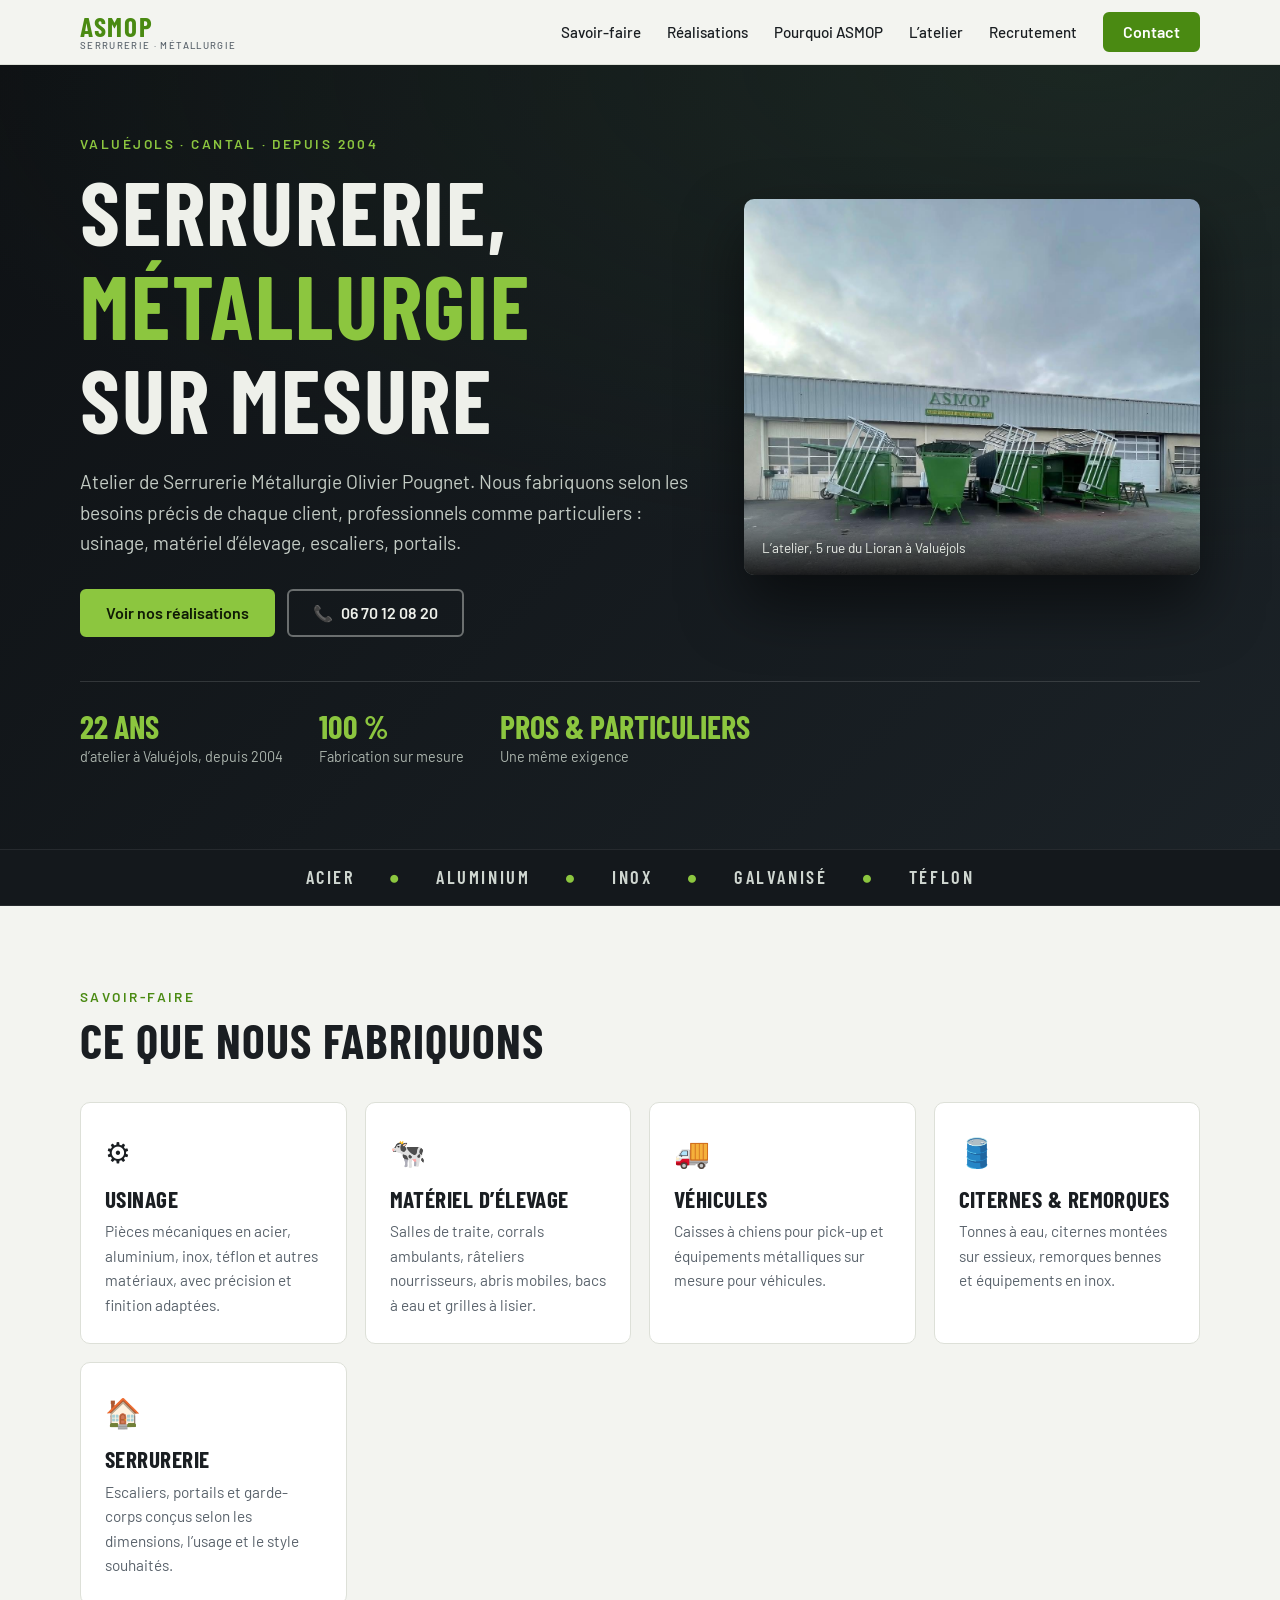
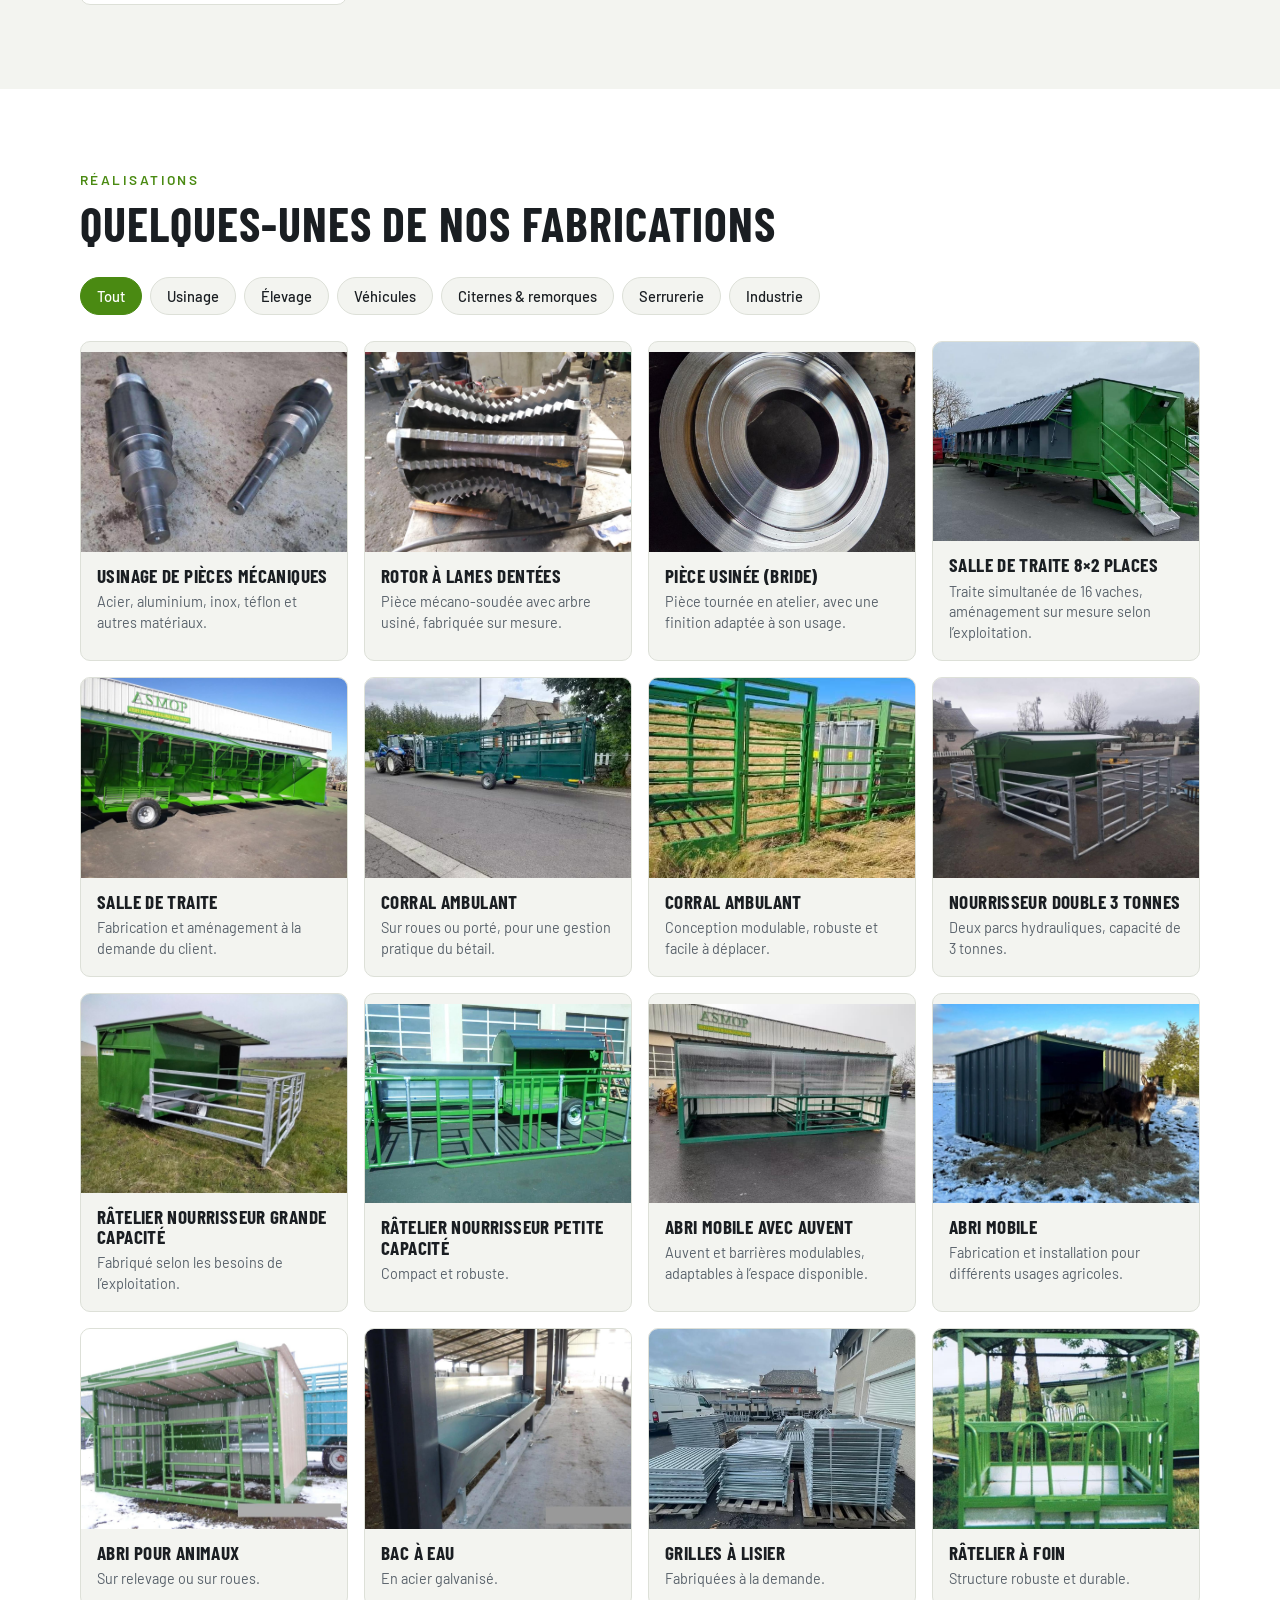
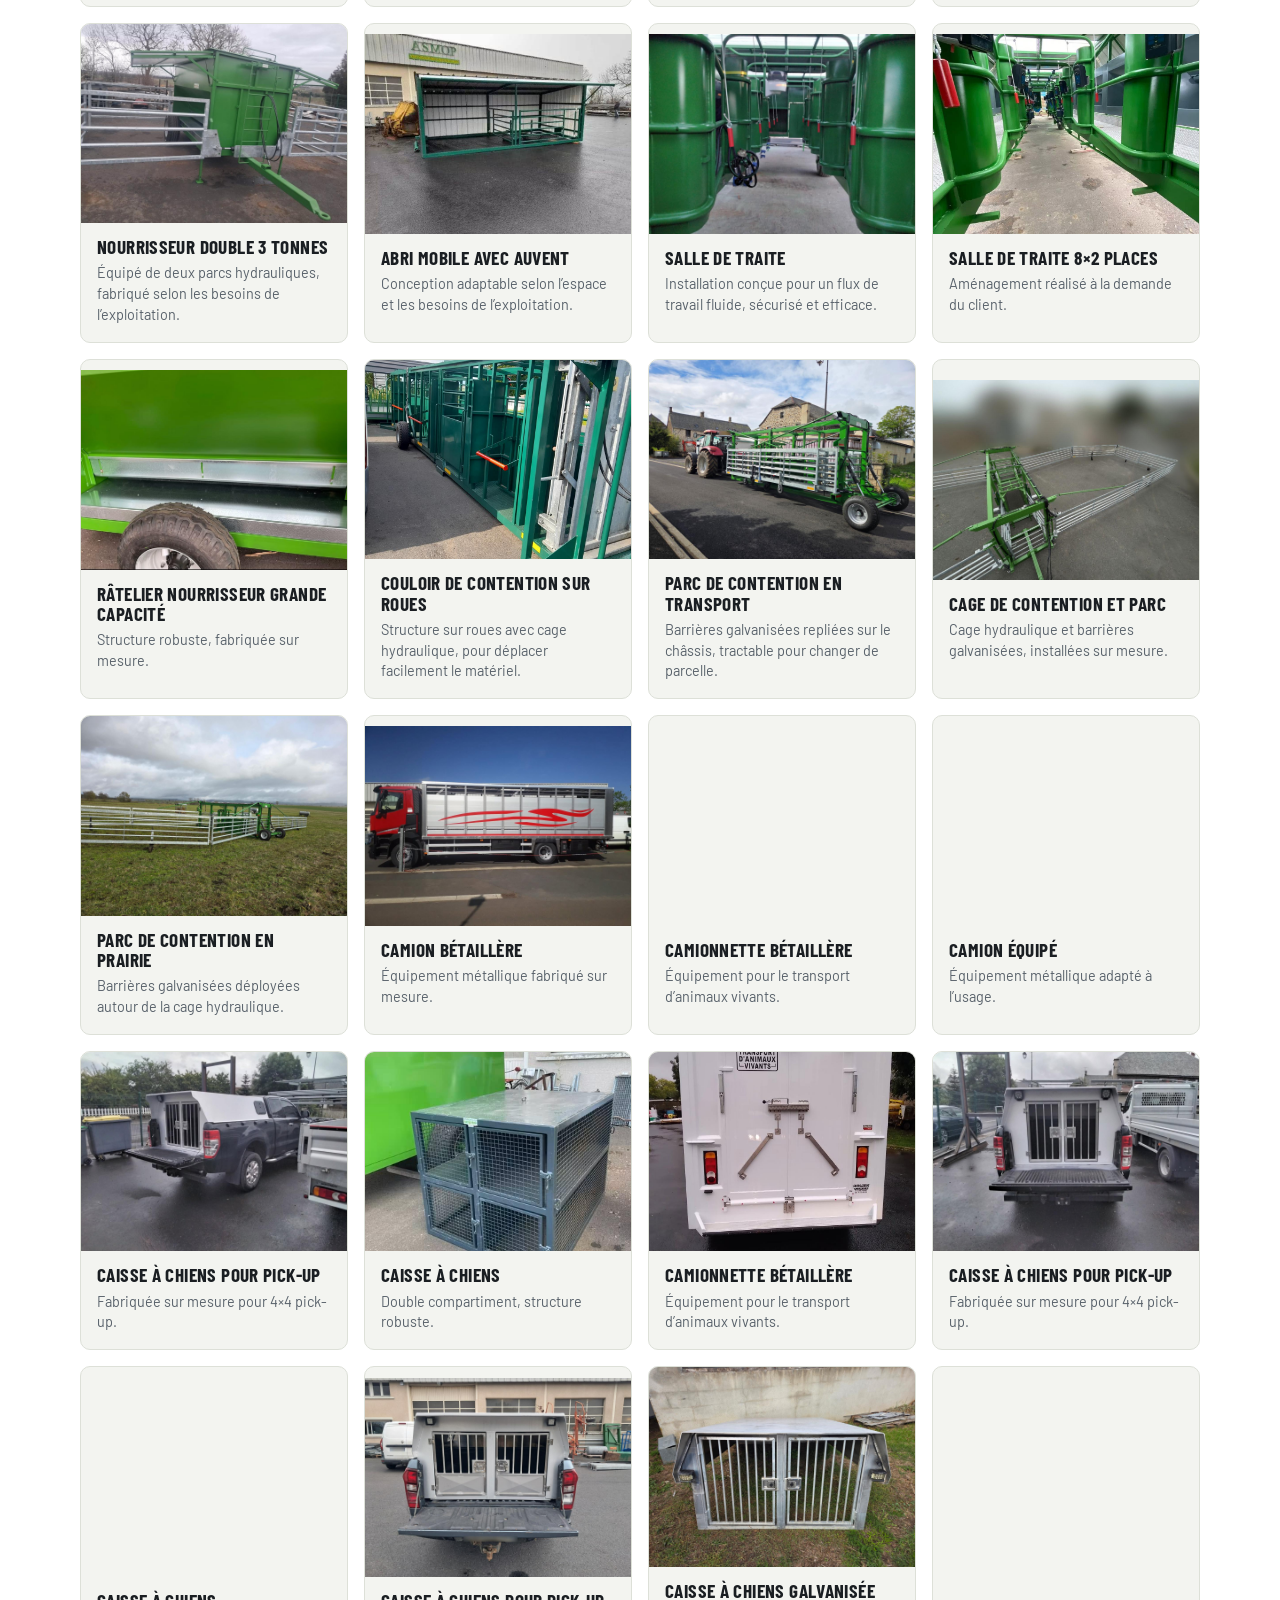
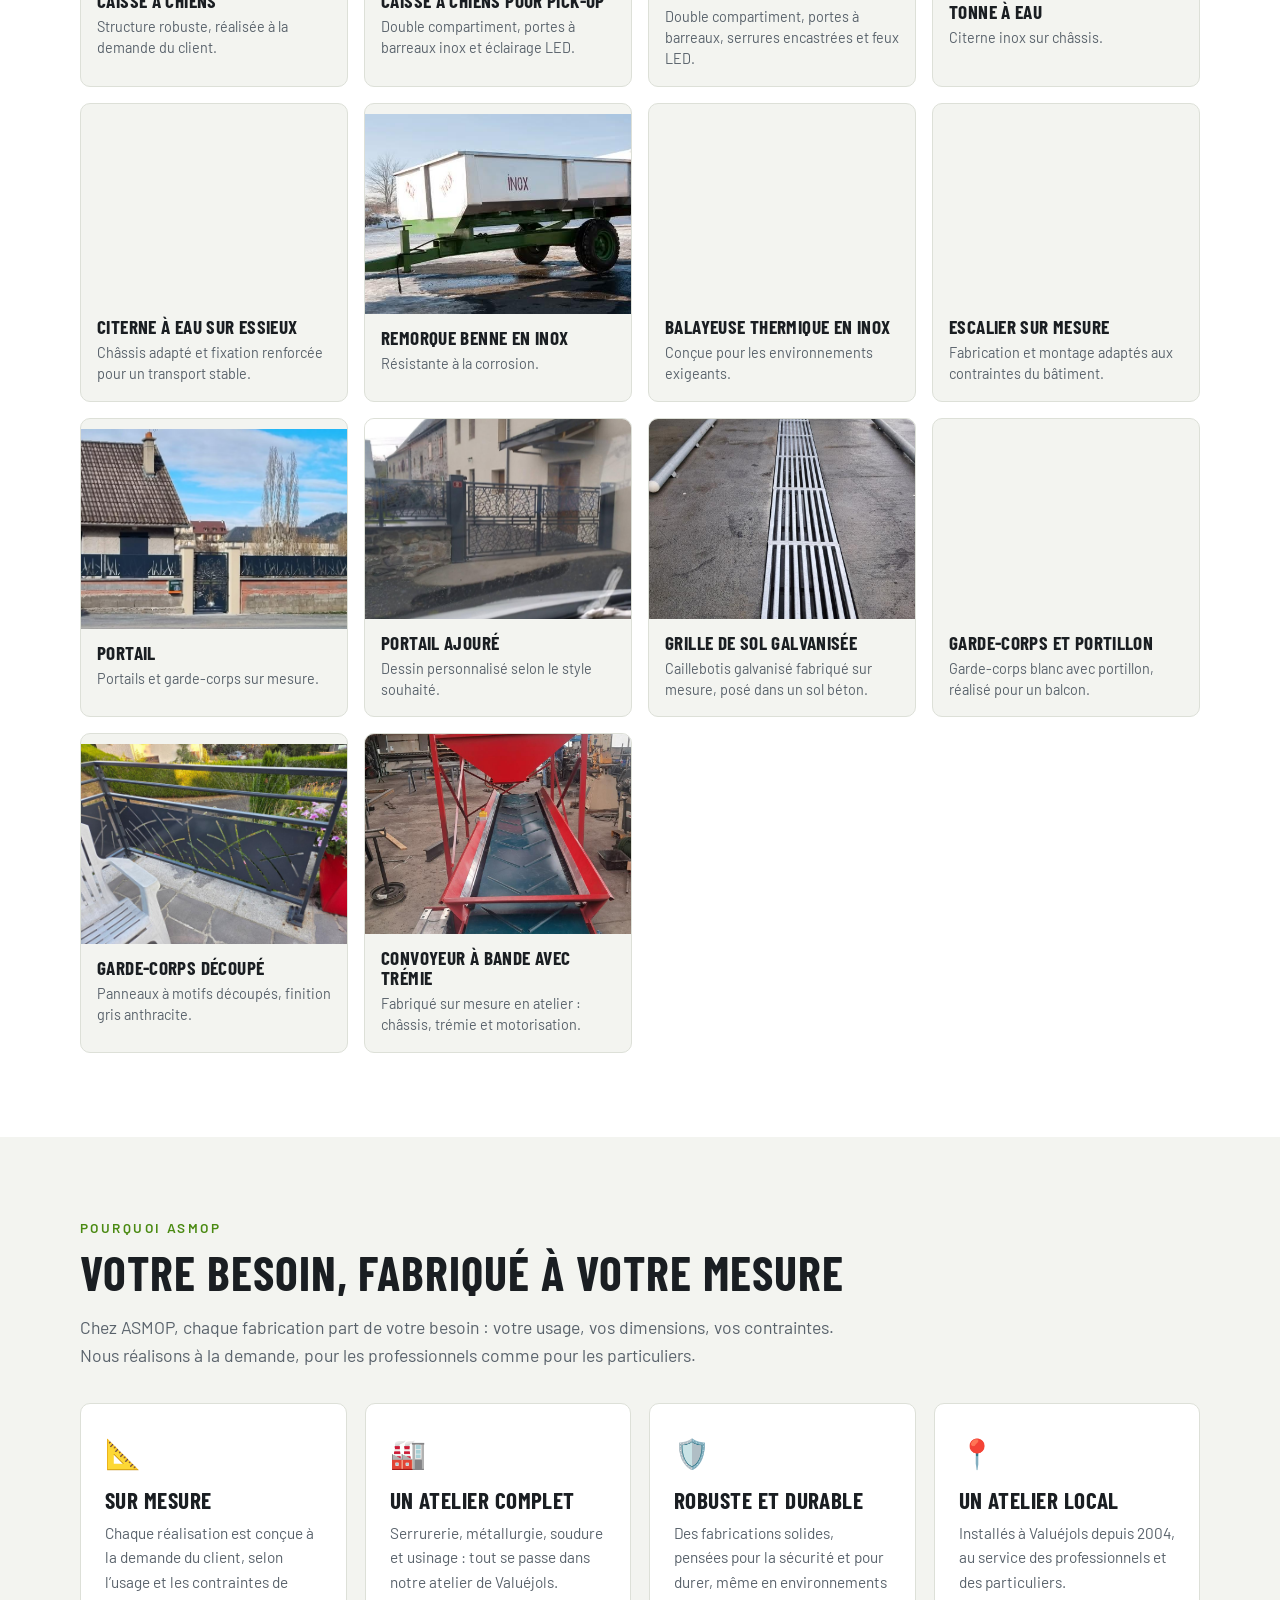
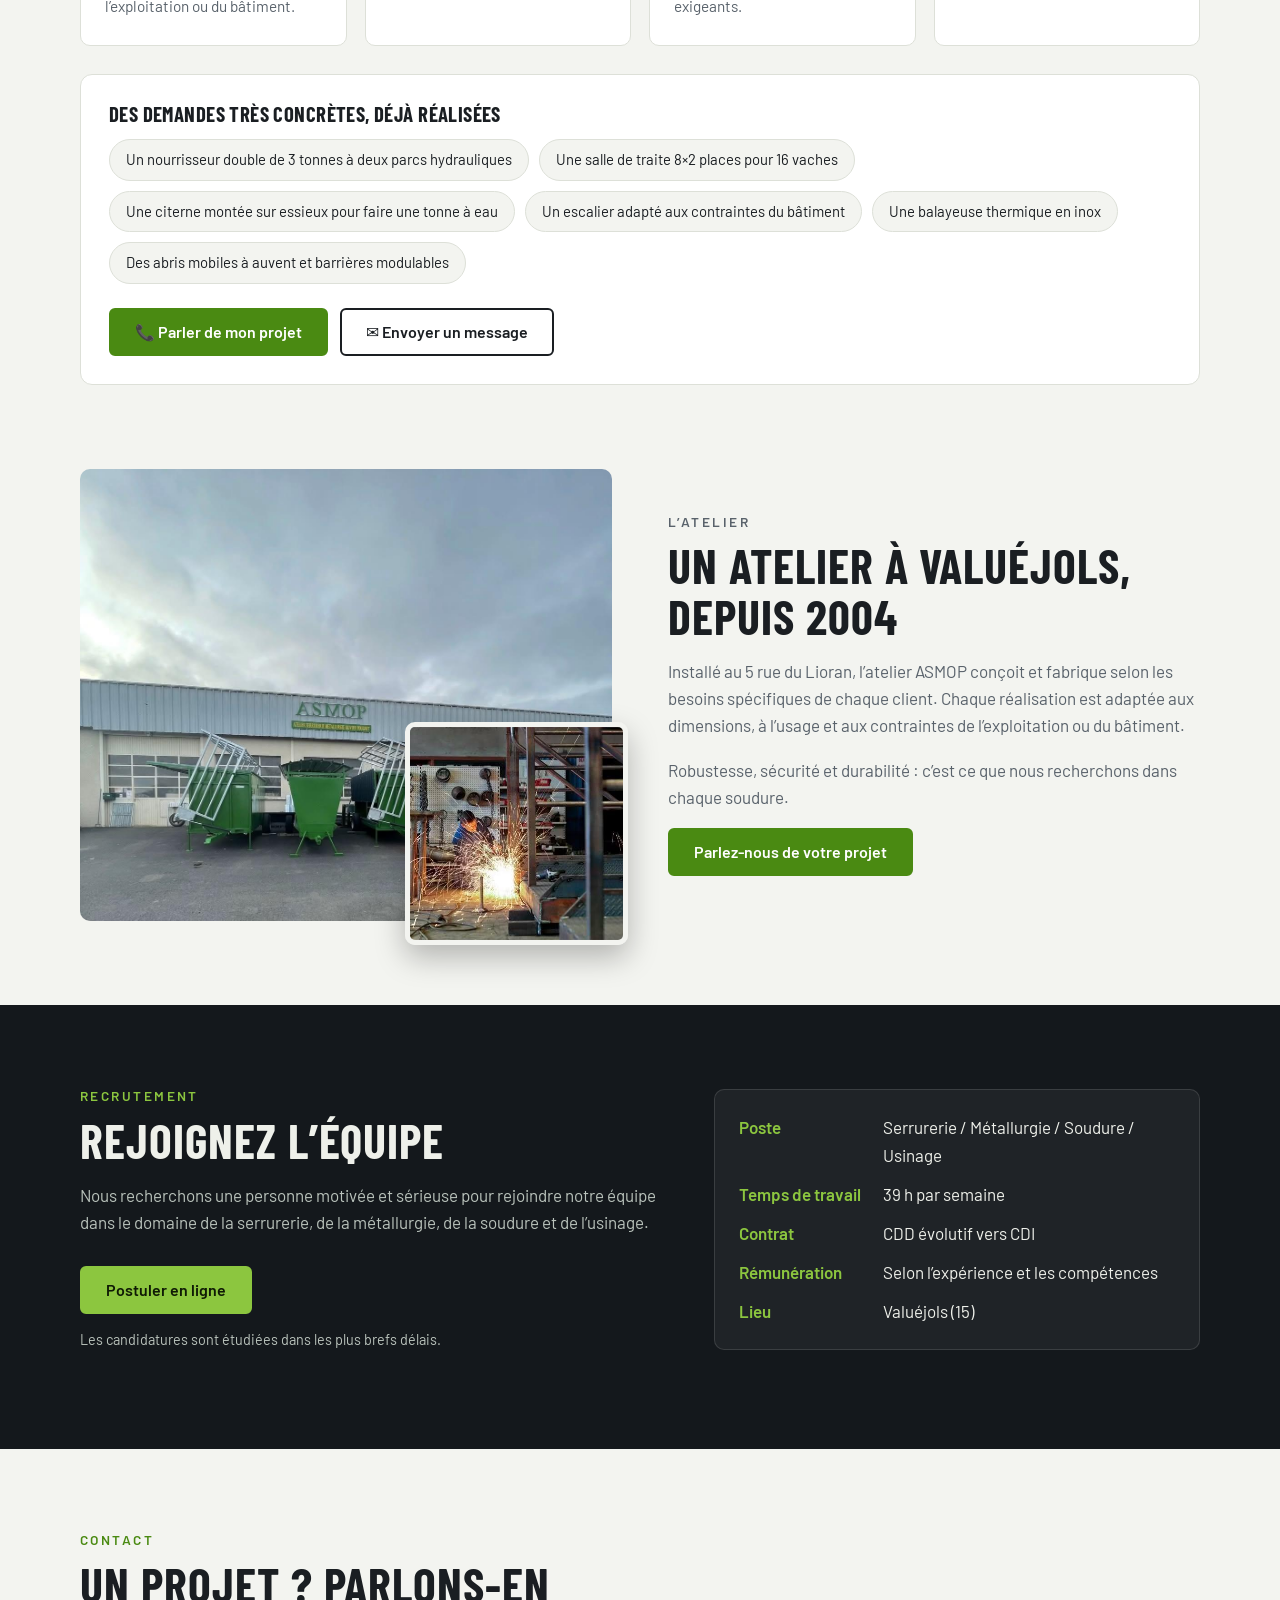
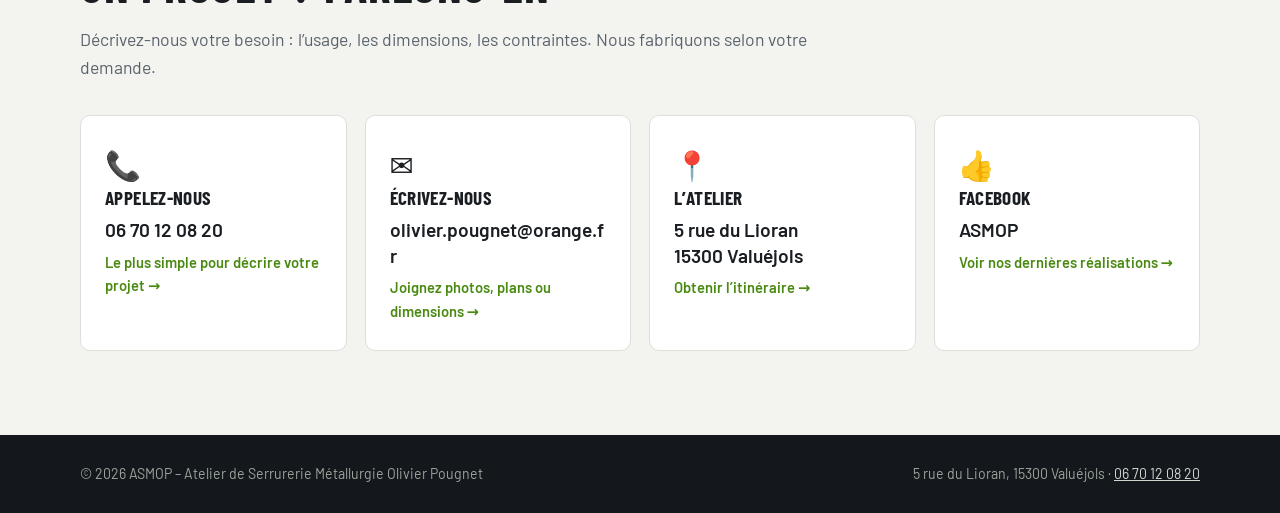
<file: index.html>
<!DOCTYPE html>
<html lang="fr">
<head>
<meta charset="utf-8">
<meta name="viewport" content="width=device-width, initial-scale=1, viewport-fit=cover">
<title>ASMOP – Serrurerie, métallurgie et fabrication sur mesure à Valuéjols (Cantal)</title>
<meta name="description" content="Atelier de Serrurerie Métallurgie Olivier Pougnet, installé à Valuéjols (Cantal) depuis 2004. Fabrications sur mesure pour professionnels et particuliers.">
<link rel="preconnect" href="https://fonts.googleapis.com">
<link rel="preconnect" href="https://fonts.gstatic.com" crossorigin>
<link href="https://fonts.googleapis.com/css2?family=Barlow+Condensed:wght@600;700&family=Barlow:wght@400;500;600&display=swap" rel="stylesheet">
<link rel="stylesheet" href="style.css">
<meta property="og:title" content="ASMOP – Serrurerie et métallurgie sur mesure à Valuéjols">
<meta property="og:description" content="Fabrications sur mesure pour professionnels et particuliers : usinage, matériel d’élevage, escaliers, portails.">
<meta property="og:type" content="website">
<script type="application/ld+json">{"@context":"https://schema.org","@type":"LocalBusiness","name":"ASMOP – Atelier de Serrurerie Métallurgie Olivier Pougnet","description":"Atelier de serrurerie et métallurgie installé à Valuéjols (Cantal) depuis 2004. Fabrications sur mesure pour professionnels et particuliers.","foundingDate":"2004","address":{"@type":"PostalAddress","streetAddress":"5 rue du Lioran","postalCode":"15300","addressLocality":"Valuéjols","addressCountry":"FR"},"telephone":"+33670120820","email":"Olivier.pougnet@orange.fr","sameAs":["https://www.facebook.com/ASMOP.15300"]}</script>
<link rel="icon" href="/favicon.ico" sizes="48x48">
<link rel="icon" type="image/png" href="/favicon-192.png" sizes="192x192">
<link rel="apple-touch-icon" href="/apple-touch-icon.png">
<meta name="theme-color" content="#14181c">
</head>
<body>
<header>
  <div class="wrap bar">
    <a class="brand" href="#top" aria-label="ASMOP, retour en haut">ASMOP<small>Serrurerie · Métallurgie</small></a>
    <button id="menu" aria-expanded="false" aria-controls="nav">Menu</button>
    <nav id="nav">
      <a href="#savoir-faire">Savoir-faire</a>
      <a href="#realisations">Réalisations</a>
      <a href="#sur-mesure">Pourquoi ASMOP</a>
      <a href="#atelier">L’atelier</a>
      <a href="#recrutement">Recrutement</a>
      <a class="btn" href="#contact" style="padding:10px 18px">Contact</a>
    </nav>
  </div>
</header>

<main id="top">
<div class="hero">
  <div class="wrap">
    <div class="grid">
      <div>
        <p class="eyebrow" style="color:#8cc63f">Valuéjols · Cantal · depuis 2004</p>
        <h1>Serrurerie,<br><span>métallurgie</span><br>sur mesure</h1>
        <p class="lead">Atelier de Serrurerie Métallurgie Olivier Pougnet. Nous fabriquons selon les besoins précis de chaque client, professionnels comme particuliers : usinage, matériel d’élevage, escaliers, portails.</p>
        <div class="cta">
          <a class="btn" href="#realisations">Voir nos réalisations</a>
          <a class="btn ghost" data-tel href="tel:+33670120820">📞 <span data-i="telephone">06 70 12 08 20</span></a>
        </div>
      </div>
      <figure class="frame" style="margin:0">
        <img src="photos/atelier-facade.jpg" alt="L’atelier ASMOP à Valuéjols, avec du matériel vert en cours de finition devant le bâtiment">
        <figcaption>L’atelier, 5 rue du Lioran à Valuéjols</figcaption>
      </figure>
    </div>
    <div class="facts">
      <div><b><span id="yrs" style="font-size:inherit;color:inherit">22</span> ans</b><span>d’atelier à Valuéjols, depuis 2004</span></div>
      <div><b>100 %</b><span>Fabrication sur mesure</span></div>
      <div><b>Pros &amp; particuliers</b><span>Une même exigence</span></div>
    </div>
  </div>
</div>

<div class="mats"><div class="wrap"><span>Acier</span><i>●</i><span>Aluminium</span><i>●</i><span>Inox</span><i>●</i><span>Galvanisé</span><i>●</i><span>Téflon</span></div></div>

<section id="savoir-faire">
  <div class="wrap">
    <p class="eyebrow">Savoir-faire</p>
    <h2>Ce que nous fabriquons</h2>
    <div class="cards">
      <div class="card"><div class="ico">⚙️</div><h3>Usinage</h3><p>Pièces mécaniques en acier, aluminium, inox, téflon et autres matériaux, avec précision et finition adaptées.</p></div>
      <div class="card"><div class="ico">🐄</div><h3>Matériel d’élevage</h3><p>Salles de traite, corrals ambulants, râteliers nourrisseurs, abris mobiles, bacs à eau et grilles à lisier.</p></div>
      <div class="card"><div class="ico">🚚</div><h3>Véhicules</h3><p>Caisses à chiens pour pick-up et équipements métalliques sur mesure pour véhicules.</p></div>
      <div class="card"><div class="ico">🛢️</div><h3>Citernes &amp; remorques</h3><p>Tonnes à eau, citernes montées sur essieux, remorques bennes et équipements en inox.</p></div>
      <div class="card"><div class="ico">🏠</div><h3>Serrurerie</h3><p>Escaliers, portails et garde-corps conçus selon les dimensions, l’usage et le style souhaités.</p></div>
    </div>
  </div>
</section>

<section id="realisations">
  <div class="wrap">
    <p class="eyebrow">Réalisations</p>
    <h2>Quelques-unes de nos fabrications</h2>
    <div class="filters" id="filters" role="group" aria-label="Filtrer les réalisations"></div>
    <div class="gal" id="gal"></div>
  </div>
</section>

<section id="sur-mesure" style="padding-bottom:0">
  <div class="wrap">
    <p class="eyebrow">Pourquoi ASMOP</p>
    <h2>Votre besoin, fabriqué à votre mesure</h2>
    <p class="intro">Chez ASMOP, chaque fabrication part de votre besoin : votre usage, vos dimensions, vos contraintes. Nous réalisons à la demande, pour les professionnels comme pour les particuliers.</p>
    <div class="trust">
      <div class="card"><div class="ico">📐</div><h3>Sur mesure</h3><p>Chaque réalisation est conçue à la demande du client, selon l’usage et les contraintes de l’exploitation ou du bâtiment.</p></div>
      <div class="card"><div class="ico">🏭</div><h3>Un atelier complet</h3><p>Serrurerie, métallurgie, soudure et usinage : tout se passe dans notre atelier de Valuéjols.</p></div>
      <div class="card"><div class="ico">🛡️</div><h3>Robuste et durable</h3><p>Des fabrications solides, pensées pour la sécurité et pour durer, même en environnements exigeants.</p></div>
      <div class="card"><div class="ico">📍</div><h3>Un atelier local</h3><p>Installés à Valuéjols depuis 2004, au service des professionnels et des particuliers.</p></div>
    </div>
    <div class="asks">
      <h3>Des demandes très concrètes, déjà réalisées</h3>
      <ul><li>Un nourrisseur double de 3 tonnes à deux parcs hydrauliques</li><li>Une salle de traite 8×2 places pour 16 vaches</li><li>Une citerne montée sur essieux pour faire une tonne à eau</li><li>Un escalier adapté aux contraintes du bâtiment</li><li>Une balayeuse thermique en inox</li><li>Des abris mobiles à auvent et barrières modulables</li></ul>
      <div class="cta"><a class="btn" data-tel href="tel:+33670120820">📞 Parler de mon projet</a><a class="btn ghost" data-mail href="mailto:Olivier.pougnet@orange.fr">✉️ Envoyer un message</a></div>
    </div>
  </div>
</section>

<section id="atelier">
  <div class="wrap two">
    <div class="collage">
      <img src="photos/atelier-facade.jpg" alt="L’atelier ASMOP à Valuéjols, avec l’enseigne et du matériel fabriqué sur place" loading="lazy">
      <img class="inset" src="photos/atelier-soudure.jpg" alt="Soudeur au travail dans l’atelier, gerbe d’étincelles" loading="lazy">
    </div>
    <div>
      <p class="eyebrow">L’atelier</p>
      <h2>Un atelier à Valuéjols, depuis 2004</h2>
      <p>Installé au 5 rue du Lioran, l’atelier ASMOP conçoit et fabrique selon les besoins spécifiques de chaque client. Chaque réalisation est adaptée aux dimensions, à l’usage et aux contraintes de l’exploitation ou du bâtiment.</p>
      <p>Robustesse, sécurité et durabilité : c’est ce que nous recherchons dans chaque soudure.</p>
      <a class="btn" href="#contact">Parlez-nous de votre projet</a>
    </div>
  </div>
</section>

<section id="recrutement" class="job">
  <div class="wrap box">
    <div>
      <p class="eyebrow" style="color:#8cc63f">Recrutement</p>
      <h2>Rejoignez l’équipe</h2>
      <p data-job-text>Nous recherchons une personne motivée et sérieuse pour rejoindre notre équipe dans le domaine de la serrurerie, de la métallurgie, de la soudure et de l’usinage.</p>
      <a class="btn" data-job-link href="https://forms.gle/vzmmYTaYRgzL17LX7" target="_blank" rel="noopener">Postuler en ligne</a>
      <p style="font-size:.9rem;margin-top:14px">Les candidatures sont étudiées dans les plus brefs délais.</p>
    </div>
    <dl>
      <dt>Poste</dt><dd data-job="poste">Serrurerie / Métallurgie / Soudure / Usinage</dd>
      <dt>Temps de travail</dt><dd data-job="temps">39 h par semaine</dd>
      <dt>Contrat</dt><dd data-job="contrat">CDD évolutif vers CDI</dd>
      <dt>Rémunération</dt><dd data-job="remuneration">Selon l’expérience et les compétences</dd>
      <dt>Lieu</dt><dd>Valuéjols (15)</dd>
    </dl>
  </div>
</section>

<section id="contact">
  <div class="wrap">
    <p class="eyebrow">Contact</p>
    <h2>Un projet ? Parlons-en</h2>
    <p class="intro">Décrivez-nous votre besoin : l’usage, les dimensions, les contraintes. Nous fabriquons selon votre demande.</p>
    <div class="contact">
      <a class="card cc" data-tel href="tel:+33670120820"><div class="ico">📞</div><h3>Appelez-nous</h3><p class="big" data-i="telephone">06 70 12 08 20</p><p>Le plus simple pour décrire votre projet →</p></a>
      <a class="card cc" data-mail href="mailto:Olivier.pougnet@orange.fr"><div class="ico">✉️</div><h3>Écrivez-nous</h3><p class="big" data-i="email">Olivier.pougnet@orange.fr</p><p>Joignez photos, plans ou dimensions →</p></a>
      <a class="card cc" data-maps target="_blank" rel="noopener" href="https://www.google.com/maps/search/?api=1&query=5+rue+du+Lioran+15300+Valu%C3%A9jols"><div class="ico">📍</div><h3>L’atelier</h3><p class="big"><span data-i="adresse">5 rue du Lioran</span><br><span data-i="cp_ville">15300 Valuéjols</span></p><p>Obtenir l’itinéraire →</p></a>
      <a class="card cc" data-fb target="_blank" rel="noopener" href="https://www.facebook.com/ASMOP.15300"><div class="ico">👍</div><h3>Facebook</h3><p class="big">ASMOP</p><p>Voir nos dernières réalisations →</p></a>
    </div>
  </div>
</section>
</main>

<footer>
  <div class="wrap">
    <span>© <span id="yr">2026</span> ASMOP – Atelier de Serrurerie Métallurgie Olivier Pougnet</span>
    <span>5 rue du Lioran, 15300 Valuéjols · <a data-tel href="tel:+33670120820">06 70 12 08 20</a></span>
  </div>
</footer>

<div class="fab"><a data-tel href="tel:+33670120820">📞 Appeler</a><a data-mail href="mailto:Olivier.pougnet@orange.fr">✉️ Écrire</a></div>

<div id="lb" role="dialog" aria-modal="true" aria-label="Photo agrandie">
  <button class="x" aria-label="Fermer">✕</button>
  <button class="p" aria-label="Photo précédente">‹</button>
  <figure><img alt=""><figcaption></figcaption></figure>
  <button class="n" aria-label="Photo suivante">›</button>
</div>

<script src="script.js" defer></script>
</body>
</html>
</file>
<file: style.css>
:root{
  --bg:#f3f4f0;--surface:#fff;--text:#1a1e22;--muted:#59626b;--line:#dde0d8;
  --green:#4a8a12;--green-ink:#fff;--steel:#14181c;--hdr:rgba(243,244,240,.9);
  --hf:'Barlow Condensed','Arial Narrow',Arial,sans-serif;--bf:'Barlow',system-ui,-apple-system,'Segoe UI',Arial,sans-serif;
  color-scheme:light;
  box-sizing:border-box;padding-top:env(safe-area-inset-top,0px);padding-bottom:env(safe-area-inset-bottom,0px);
}
@media (prefers-color-scheme:dark){:root:not([data-theme="light"]){
  --bg:#101315;--surface:#181d20;--text:#eef0ea;--muted:#a0a9a2;--line:#2a3135;
  --green:#8cc63f;--green-ink:#0f1a05;--hdr:rgba(16,19,21,.9);color-scheme:dark}}
:root[data-theme="dark"]{--bg:#101315;--surface:#181d20;--text:#eef0ea;--muted:#a0a9a2;--line:#2a3135;--green:#8cc63f;--green-ink:#0f1a05;--hdr:rgba(16,19,21,.9);color-scheme:dark}
*,*::before,*::after{box-sizing:inherit}
html{scroll-behavior:smooth;scroll-padding-top:calc(env(safe-area-inset-top,0px) + 70px)}
body{margin:0;background:var(--bg);color:var(--text);font:400 17px/1.6 var(--bf);-webkit-font-smoothing:antialiased}
body::before{content:"";position:fixed;inset:0 0 auto;height:env(safe-area-inset-top,0px);z-index:10;background:var(--hdr);backdrop-filter:blur(10px);-webkit-backdrop-filter:blur(10px)}
img{max-width:100%;display:block}
a{color:inherit}
.wrap{width:min(1120px,100% - 40px);margin-inline:auto}
h1,h2,h3{font-family:var(--hf);text-transform:uppercase;letter-spacing:.02em;line-height:1.05;margin:0}
h2{font-size:clamp(2rem,5vw,3rem)}
.eyebrow{font:600 .85rem/1 var(--bf);letter-spacing:.18em;text-transform:uppercase;color:var(--green);margin:0 0 12px}
section{padding:84px 0}
.btn{display:inline-flex;align-items:center;gap:8px;padding:14px 24px;border-radius:6px;font:600 1rem/1 var(--bf);text-decoration:none;border:2px solid var(--green);background:var(--green);color:var(--green-ink);cursor:pointer;transition:transform .15s,opacity .15s}
.btn:hover{transform:translateY(-2px);opacity:.92}
.btn.ghost{background:transparent;color:inherit;border-color:currentColor}
/* header */
header{position:sticky;top:env(safe-area-inset-top,0px);z-index:20;background:var(--hdr);backdrop-filter:blur(10px);-webkit-backdrop-filter:blur(10px);border-bottom:1px solid var(--line)}
.bar{display:flex;align-items:center;justify-content:space-between;height:64px}
.brand{font:700 1.7rem/1 var(--hf);letter-spacing:.06em;text-decoration:none;color:var(--green)}
.brand small{display:block;font:500 .6rem/1.2 var(--bf);letter-spacing:.14em;color:var(--muted);text-transform:uppercase}
nav{display:flex;gap:26px;align-items:center}
nav a{text-decoration:none;font-weight:500;font-size:.95rem}
nav a:hover{color:var(--green)}
#menu{display:none;background:none;border:1px solid var(--line);color:inherit;border-radius:6px;padding:8px 12px;font:600 .9rem var(--bf)}
/* hero */
.hero{background:radial-gradient(1200px 500px at 85% 0,#27402a55,transparent),linear-gradient(135deg,#0e1114,#1b2227);color:#eef0ea;padding:72px 0 80px}
.hero .grid{display:grid;grid-template-columns:1.15fr .85fr;gap:48px;align-items:center}
.hero h1{font-size:clamp(2.8rem,8vw,5.6rem);font-weight:700}
.hero h1 span{color:#8cc63f}
.hero p.lead{font-size:1.2rem;color:#c3cbc4;max-width:34em;margin:22px 0 30px}
.hero .cta{display:flex;flex-wrap:wrap;gap:12px}
.hero .btn{background:#8cc63f;border-color:#8cc63f;color:#0f1a05}
.hero .btn.ghost{background:transparent;color:#eef0ea;border-color:#eef0ea66}
.frame{position:relative;border-radius:10px;overflow:hidden;box-shadow:0 30px 60px #0008}
.frame img{width:100%;aspect-ratio:4/3.3;object-fit:cover}
.frame figcaption{position:absolute;left:0;right:0;bottom:0;padding:16px 18px;font-size:.85rem;background:linear-gradient(transparent,#000c);color:#e8ece6}
.facts{display:flex;flex-wrap:wrap;gap:36px;margin-top:44px;padding-top:28px;border-top:1px solid #ffffff22}
.facts b{display:block;font:700 2rem/1 var(--hf);color:#8cc63f;text-transform:uppercase}
.facts span{font-size:.9rem;color:#aab3ac}
/* services */
.cards{display:grid;grid-template-columns:repeat(auto-fit,minmax(230px,1fr));gap:18px;margin-top:36px}
.card{background:var(--surface);border:1px solid var(--line);border-radius:10px;padding:26px 24px}
.card .ico{font-size:1.8rem}
.card h3{font-size:1.45rem;margin:12px 0 8px}
.card p{margin:0;color:var(--muted);font-size:.96rem}
/* gallery */
#realisations{background:var(--surface)}
.filters{display:flex;flex-wrap:wrap;gap:8px;margin:28px 0 26px}
.filters button{border:1px solid var(--line);background:var(--bg);color:inherit;padding:9px 16px;border-radius:99px;font:500 .92rem var(--bf);cursor:pointer}
.filters button[aria-pressed="true"]{background:var(--green);border-color:var(--green);color:var(--green-ink)}
.gal{display:grid;grid-template-columns:repeat(auto-fill,minmax(250px,1fr));gap:16px}
.item{margin:0;border-radius:10px;overflow:hidden;background:var(--bg);border:1px solid var(--line);cursor:pointer;text-align:left;padding:0;color:inherit;font:inherit}
.item img{width:100%;aspect-ratio:4/3;object-fit:cover;transition:transform .35s}
.item:hover img{transform:scale(1.04)}
.item .im{overflow:hidden}
.item .tx{padding:14px 16px 16px}
.item h3{font-size:1.2rem}
.item p{margin:6px 0 0;font-size:.9rem;color:var(--muted);line-height:1.45}
/* about */
.two{display:grid;grid-template-columns:1fr 1fr;gap:56px;align-items:center}
.two img{border-radius:10px;width:100%;aspect-ratio:4/3.2;object-fit:cover}
.two p{color:var(--muted)}
/* job */
.job{background:var(--steel);color:#eef0ea}
.job .box{display:grid;grid-template-columns:1.1fr .9fr;gap:40px;align-items:start}
.job p{color:#b9c2bb}
.job dl{margin:0;display:grid;grid-template-columns:auto 1fr;gap:12px 22px;background:#ffffff0d;border:1px solid #ffffff1f;border-radius:10px;padding:24px}
.job dt{color:#8cc63f;font-weight:600}
.job dd{margin:0}
.job .btn{background:#8cc63f;border-color:#8cc63f;color:#0f1a05;margin-top:12px}
/* contact */
.contact{display:grid;grid-template-columns:repeat(auto-fit,minmax(260px,1fr));gap:18px;margin-top:34px}
.contact .card h3{font-size:1.2rem;margin-top:0}
.contact .card a{color:var(--green);font-weight:600}
footer{background:var(--steel);color:#9aa49c;padding:28px 0;font-size:.88rem}
footer .wrap{display:flex;flex-wrap:wrap;gap:8px 24px;justify-content:space-between}
/* lightbox */
#lb{position:fixed;inset:0;z-index:50;background:#000e;display:none;align-items:center;justify-content:center;padding:calc(env(safe-area-inset-top,0px) + 16px) 16px calc(env(safe-area-inset-bottom,0px) + 16px)}
#lb.on{display:flex}
#lb figure{margin:0;max-width:min(1000px,100%);text-align:center;color:#eee}
#lb img{max-height:76vh;margin:auto;border-radius:6px}
#lb figcaption{margin-top:12px;font-size:.95rem}
#lb button{position:absolute;background:#ffffff1f;color:#fff;border:0;width:46px;height:46px;border-radius:50%;font-size:1.4rem;cursor:pointer}
#lb .x{top:calc(env(safe-area-inset-top,0px) + 14px);right:14px}
#lb .p{left:12px;top:50%}#lb .n{right:12px;top:50%}
.frame .s{position:absolute;inset:0;height:100%;aspect-ratio:auto;opacity:0;transition:opacity 1.2s}
.frame .s.on{opacity:1}
.frame figcaption{z-index:2}
.mats{background:var(--steel);color:#cfd6d0;border-block:1px solid #ffffff14}
.mats .wrap{display:flex;flex-wrap:wrap;justify-content:center;gap:10px 34px;padding:18px 0;font:600 1.15rem/1 var(--hf);letter-spacing:.14em;text-transform:uppercase}
.mats i{color:#8cc63f;font-style:normal}
.steps{display:grid;grid-template-columns:repeat(auto-fit,minmax(210px,1fr));gap:18px;margin-top:36px;counter-reset:s}
.step{padding:24px 22px;background:var(--surface);border:1px solid var(--line);border-top:3px solid var(--green);border-radius:0 0 10px 10px}
.step::before{counter-increment:s;content:"0" counter(s);display:block;font:700 2.6rem/1 var(--hf);color:var(--green);margin-bottom:10px}
.step h3{font-size:1.35rem;margin-bottom:6px}
.step p{margin:0;color:var(--muted);font-size:.95rem}
.rv{opacity:0;transform:translateY(18px);transition:opacity .6s,transform .6s}
.rv.in{opacity:1;transform:none}
.fab{display:none}
@media (max-width:820px){.fab{display:block;position:fixed;left:0;right:0;bottom:0;z-index:15;text-align:center;padding:12px 16px calc(12px + env(safe-area-inset-bottom,0px));background:var(--green);color:var(--green-ink);font:600 1rem var(--bf);text-decoration:none}footer{padding-bottom:calc(76px + env(safe-area-inset-bottom,0px))}}
@media (max-width:820px){
  section{padding:60px 0}
  .hero .grid,.two,.job .box{grid-template-columns:1fr;gap:32px}
  #menu{display:block}
  nav{display:none;position:absolute;top:64px;left:0;right:0;flex-direction:column;align-items:flex-start;gap:0;background:var(--surface);border-bottom:1px solid var(--line);padding:8px 20px 16px}
  nav.open{display:flex}
  nav a{padding:12px 0;width:100%}
}
@media (prefers-reduced-motion:reduce){*{transition:none!important;scroll-behavior:auto!important}}
/* ===== Ajouts v3 ===== */
html{-webkit-text-size-adjust:100%}
.intro{max-width:44em;color:var(--muted);font-size:1.1rem;margin:16px 0 0}
.trust{display:grid;grid-template-columns:repeat(auto-fit,minmax(220px,1fr));gap:18px;margin-top:34px}
.asks{margin-top:28px;padding:28px;border:1px solid var(--line);border-radius:12px;background:var(--surface)}
.asks h3{font-size:1.3rem;margin-bottom:14px}
.asks ul{margin:0;padding:0;list-style:none;display:flex;flex-wrap:wrap;gap:10px}
.asks li{background:var(--bg);border:1px solid var(--line);border-radius:99px;padding:8px 16px;font-size:.93rem}
.asks .cta{display:flex;flex-wrap:wrap;gap:12px;margin-top:24px}
.collage{position:relative}
.collage>img:first-child{width:100%;aspect-ratio:4/3.4;object-fit:cover;border-radius:10px}
.collage .inset{position:absolute;right:-16px;bottom:-24px;width:42%;aspect-ratio:1;object-fit:cover;border:5px solid var(--bg);border-radius:10px;box-shadow:0 12px 30px #0004}
.contact .cc{display:block;text-decoration:none;color:inherit;transition:transform .15s,border-color .15s}
.contact .cc:hover{transform:translateY(-3px);border-color:var(--green)}
.contact .cc .big{color:var(--text);font:600 1.2rem/1.35 var(--bf);margin:8px 0;word-break:break-word}
.contact .cc p:last-child{color:var(--green);font-weight:600;font-size:.92rem}
footer a{color:#cfd6d0}
.fab a{flex:1;text-align:center;padding:14px 8px;font:600 1rem var(--bf);text-decoration:none;color:var(--green-ink)}
.fab a+a{background:#0000002e}
@media (max-width:820px){
  .fab{display:flex;padding:0 0 env(safe-area-inset-bottom,0px)}
}
@media (max-width:560px){
  body{font-size:16px}
  .wrap{width:calc(100% - 32px)}
  section{padding:52px 0}
  .hero{padding:44px 0 52px}
  .hero p.lead{font-size:1.06rem}
  .hero .cta .btn{flex:1 1 100%;justify-content:center}
  .facts{gap:20px;margin-top:34px}
  #menu{padding:11px 16px}
  .filters{flex-wrap:nowrap;overflow-x:auto;scrollbar-width:none;margin-inline:-16px;padding:2px 16px}
  .filters::-webkit-scrollbar{display:none}
  .filters button{flex:none;white-space:nowrap;padding:11px 16px}
  .gal{grid-template-columns:1fr 1fr;gap:10px}
  .item .tx{padding:10px 12px 12px}
  .item h3{font-size:1.02rem}
  .item p{display:none}
  .asks{padding:20px}
  .collage{margin-bottom:26px}
  .collage .inset{right:8px;bottom:-20px;width:40%}
  .job dl{grid-template-columns:1fr;gap:2px;padding:20px}
  .job dd{margin-bottom:10px}
  #lb button{width:42px;height:42px}
}
</file>
